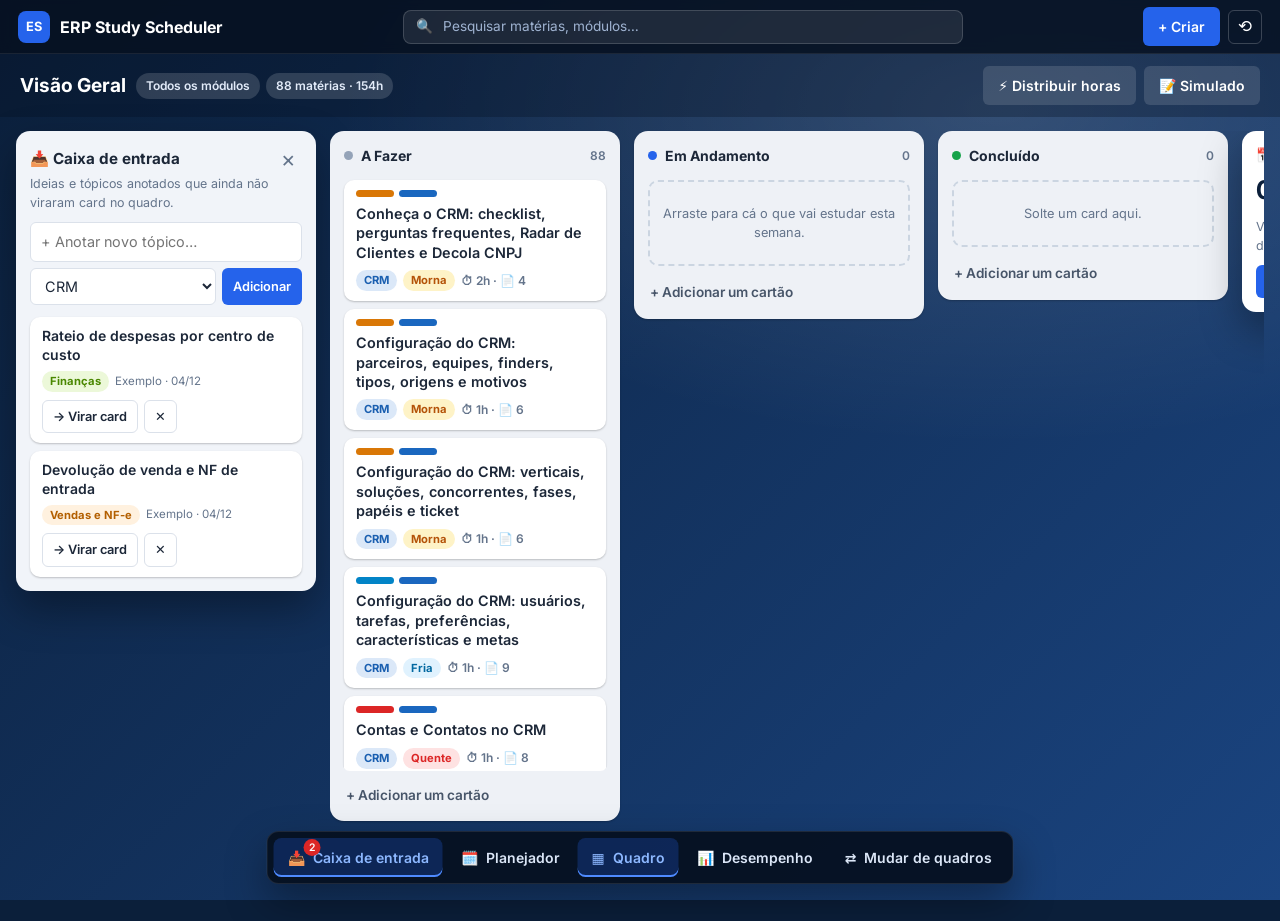
<file: index.html>
<!DOCTYPE html>
<html lang="pt-BR">
<head>
  <meta charset="UTF-8" />
  <meta name="viewport" content="width=device-width, initial-scale=1.0" />
  <meta name="description" content="ERP Study Scheduler — Kanban de estudos, planejador, simulados e desempenho por módulo, em Vanilla JS." />
  <title>ERP Study Scheduler</title>
  <link rel="preconnect" href="https://fonts.googleapis.com" />
  <link rel="preconnect" href="https://fonts.gstatic.com" crossorigin />
  <link href="https://fonts.googleapis.com/css2?family=Inter:wght@400;500;600;700&display=swap" rel="stylesheet" />
  <link rel="stylesheet" href="style.css" />
</head>
<body>
  <!-- ===== Barra superior ===== -->
  <header class="topbar">
    <div class="topbar__brand">
      <span class="logo" aria-hidden="true">ES</span>
      <span class="brand">ERP Study Scheduler</span>
    </div>
    <label class="search">
      <span class="sr-only">Pesquisar matérias</span>
      <span aria-hidden="true">🔍</span>
      <input type="search" id="search" placeholder="Pesquisar matérias, módulos…" autocomplete="off" />
    </label>
    <div class="topbar__actions">
      <button type="button" class="btn btn--primary" id="btn-create">+ Criar</button>
      <button type="button" class="icon-btn" id="btn-reset" title="Restaurar dados iniciais" aria-label="Restaurar dados iniciais">⟲</button>
    </div>
  </header>

  <!-- ===== Barra do quadro (título + ações da tela atual) ===== -->
  <div class="boardbar">
    <h1 class="boardbar__title" id="view-title">Quadro</h1>
    <div class="boardbar__chips" id="view-chips"></div>
    <div class="boardbar__actions" id="view-actions"></div>
  </div>

  <main class="app" id="app">
    <!-- ===== QUADRO (Kanban) ===== -->
    <section class="view view--board" id="view-quadro" data-view="quadro">
      <aside class="inbox" id="inbox" aria-labelledby="inbox-title">
        <header class="inbox__header">
          <h2 id="inbox-title">📥 Caixa de entrada</h2>
          <button type="button" class="icon-btn icon-btn--dark" id="inbox-close" aria-label="Fechar caixa de entrada">×</button>
        </header>
        <p class="inbox__sub">Ideias e tópicos anotados que ainda não viraram card no quadro.</p>
        <form class="inbox__form" id="inbox-form">
          <input type="text" id="inbox-text" class="input" placeholder="+ Anotar novo tópico…" maxlength="140" required />
          <div class="inbox__form-row">
            <select id="inbox-module" class="input" aria-label="Módulo do tópico"></select>
            <button type="submit" class="btn btn--primary btn--sm">Adicionar</button>
          </div>
        </form>
        <ul class="inbox__list" id="inbox-list"></ul>
      </aside>

      <div class="lists" id="lists" aria-label="Quadro Kanban de estudos">
        <div class="list" data-status="todo">
          <header class="list__header"><span class="dot dot--todo"></span><h2>A Fazer</h2><span class="list__count" data-count="todo">0</span></header>
          <div class="list__body" data-dropzone="todo"></div>
          <button type="button" class="list__add" data-add="todo">+ Adicionar um cartão</button>
        </div>
        <div class="list" data-status="doing">
          <header class="list__header"><span class="dot dot--doing"></span><h2>Em Andamento</h2><span class="list__count" data-count="doing">0</span></header>
          <div class="list__body" data-dropzone="doing"></div>
          <button type="button" class="list__add" data-add="doing">+ Adicionar um cartão</button>
        </div>
        <div class="list" data-status="done">
          <header class="list__header"><span class="dot dot--done"></span><h2>Concluído</h2><span class="list__count" data-count="done">0</span></header>
          <div class="list__body" data-dropzone="done"></div>
          <button type="button" class="list__add" data-add="done">+ Adicionar um cartão</button>
        </div>
        <aside class="week" id="week-widget" aria-label="Resumo da semana"></aside>
      </div>
    </section>

    <!-- ===== PLANEJADOR (agenda do mês) ===== -->
    <section class="view" id="view-planejador" data-view="planejador" hidden>
      <div class="panel calendar">
        <div class="calendar__head">
          <button type="button" class="nav-btn" id="cal-prev" aria-label="Mês anterior">‹</button>
          <button type="button" class="nav-btn" id="cal-next" aria-label="Próximo mês">›</button>
          <h2 id="cal-title"></h2>
          <button type="button" class="btn btn--light btn--sm" id="cal-today">Hoje</button>
        </div>
        <div class="calendar__grid" id="cal-grid"></div>
        <p class="calendar__hint">As horas aparecem depois de usar <strong>⚡ Distribuir horas</strong>. Clique num bloco para abrir o card.</p>
      </div>
    </section>

    <!-- ===== DESEMPENHO ===== -->
    <section class="view" id="view-desempenho" data-view="desempenho" hidden>
      <div class="perf">
        <div class="panel perf__matrix">
          <h2 class="panel__title">🎯 Matriz de conhecimento <small>Clique nas bolinhas para se autoavaliar (1 a 5)</small></h2>
          <div class="table-wrap"><table class="table" id="matrix"></table></div>
          <details class="scale-help">
            <summary>O que significa cada nível?</summary>
            <ol>
              <li><b>Não conhece</b>: desconhece o módulo.</li>
              <li><b>Básico</b>: tem uma noção básica.</li>
              <li><b>Intermediário</b>: conhece as principais funcionalidades e entende o comportamento.</li>
              <li><b>Avançado</b>: conhece o comportamento de praticamente todas as funcionalidades e os relatórios, e consegue ajudar em dúvidas.</li>
              <li><b>Referência</b>: além disso, acompanha as melhorias, analisa tickets do assunto e propaga conhecimento.</li>
            </ol>
          </details>
        </div>

        <div class="perf__side">
          <div class="panel">
            <h2 class="panel__title">📈 Quão preparado você está</h2>
            <div class="readiness" id="readiness"></div>
            <p class="muted small">Prontidão = 60% da nota das provas + 40% da autoavaliação. O nível 5 (Referência) também depende da sua autoavaliação, porque inclui coisas que uma prova não mede.</p>
          </div>
          <div class="panel">
            <h2 class="panel__title">💡 Dicas para evoluir</h2>
            <div id="tips"></div>
          </div>
        </div>

        <div class="panel perf__history">
          <h2 class="panel__title">📝 Simulados e provas <small id="history-count"></small></h2>
          <div class="table-wrap"><table class="table" id="history"></table></div>
        </div>

        <div class="panel perf__notes">
          <h2 class="panel__title">🗒️ Bloco de notas <small id="notes-count"></small></h2>
          <form class="notes__form" id="note-form">
            <textarea id="note-text" class="input" rows="2" placeholder="+ Nova anotação…" maxlength="600" required></textarea>
            <div class="inbox__form-row">
              <select id="note-module" class="input" aria-label="Módulo da anotação"></select>
              <button type="submit" class="btn btn--primary btn--sm">Salvar</button>
            </div>
          </form>
          <ul class="notes" id="notes"></ul>
        </div>
      </div>
    </section>

    <!-- ===== SIMULADO / PROVA ===== -->
    <section class="view" id="view-quiz" data-view="quiz" hidden>
      <div class="quiz" id="quiz"></div>
    </section>
  </main>

  <!-- ===== Barra de navegação inferior ===== -->
  <nav class="dock" aria-label="Navegação principal">
    <button type="button" class="dock__btn" data-nav="inbox"><span aria-hidden="true">📥</span><span class="dock__label">Caixa de entrada</span><span class="dock__short">Entrada</span><span class="dock__badge" id="inbox-badge" hidden></span></button>
    <button type="button" class="dock__btn" data-nav="planejador"><span aria-hidden="true">🗓️</span><span class="dock__label">Planejador</span><span class="dock__short">Planejador</span></button>
    <button type="button" class="dock__btn" data-nav="quadro"><span aria-hidden="true">▦</span><span class="dock__label">Quadro</span><span class="dock__short">Quadro</span></button>
    <button type="button" class="dock__btn" data-nav="desempenho"><span aria-hidden="true">📊</span><span class="dock__label">Desempenho</span><span class="dock__short">Desempenho</span></button>
    <button type="button" class="dock__btn" data-nav="boards" aria-haspopup="true" aria-expanded="false" id="btn-boards"><span aria-hidden="true">⇄</span><span class="dock__label">Mudar de quadros</span><span class="dock__short">Quadros</span></button>
  </nav>

  <!-- Menu "Mudar de quadros" -->
  <div class="switcher" id="switcher" hidden role="menu" aria-label="Mudar de quadro">
    <h3>Mudar de quadro</h3>
    <div id="switcher-list"></div>
  </div>

  <!-- ===== Painel lateral: Distribuir horas / Seu Plano Semanal ===== -->
  <div class="overlay" id="overlay" hidden></div>
  <aside class="drawer" id="plan-drawer" role="dialog" aria-modal="true" aria-labelledby="plan-title" aria-hidden="true">
    <header class="drawer__header">
      <div>
        <h2 class="drawer__title" id="plan-title">Seu Plano Semanal</h2>
        <p class="drawer__subtitle">Considera todos os cards em <strong>Em Andamento</strong>, de todos os quadros.</p>
      </div>
      <button type="button" class="drawer__close" id="plan-close" aria-label="Fechar painel">×</button>
    </header>
    <form class="drawer__form" id="plan-form" novalidate>
      <label for="plan-hours" class="label">Quantas horas você tem disponíveis esta semana?</label>
      <div class="field">
        <input type="number" id="plan-hours" class="input" min="1" max="168" step="1" placeholder="Ex.: 8" inputmode="numeric" />
        <span class="field__suffix">h</span>
      </div>
      <fieldset class="days">
        <legend class="label">Dias de estudo</legend>
        <div class="days__list" id="plan-days"></div>
      </fieldset>
      <div class="segmented" role="radiogroup" aria-label="Semana">
        <label><input type="radio" name="plan-week" value="0" checked /><span>Esta semana</span></label>
        <label><input type="radio" name="plan-week" value="1" /><span>Próxima semana</span></label>
      </div>
      <p class="field__error" id="plan-error" role="alert"></p>
      <button type="submit" class="btn btn--primary btn--block">Distribuir Horas</button>
    </form>
    <div class="drawer__result" id="plan-result"></div>
  </aside>

  <!-- ===== Diálogo: criar/editar card ===== -->
  <dialog class="modal modal--wide" id="card-modal" aria-labelledby="card-modal-title">
    <form method="dialog" id="card-form" class="modal__body">
      <h2 id="card-modal-title">Novo card</h2>
      <label class="label" for="card-title">Matéria</label>
      <input id="card-title" class="input" required maxlength="120" />
      <div class="grid-2">
        <div>
          <label class="label" for="card-module">Módulo</label>
          <select id="card-module" class="input"></select>
        </div>
        <div>
          <label class="label" for="card-hours">Horas necessárias</label>
          <input id="card-hours" class="input" type="number" min="1" max="200" step="1" required />
        </div>
        <div>
          <label class="label" for="card-temp">Prioridade</label>
          <select id="card-temp" class="input">
            <option value="hot">Alta · Quente</option>
            <option value="warm">Média · Morna</option>
            <option value="cold">Baixa · Fria</option>
          </select>
        </div>
        <div>
          <label class="label" for="card-status">Coluna</label>
          <select id="card-status" class="input">
            <option value="todo">A Fazer</option>
            <option value="doing">Em Andamento</option>
            <option value="done">Concluído</option>
          </select>
        </div>
      </div>
      <div class="material" id="card-material" hidden></div>
      <div class="modal__actions">
        <button type="button" class="btn btn--danger" id="card-delete">Excluir</button>
        <span class="spacer"></span>
        <button type="button" class="btn btn--light" value="cancel" id="card-cancel">Cancelar</button>
        <button type="submit" class="btn btn--primary" value="save">Salvar</button>
      </div>
    </form>
  </dialog>

  <!-- ===== Diálogo: iniciar simulado/prova ===== -->
  <dialog class="modal" id="quiz-modal" aria-labelledby="quiz-modal-title">
    <form method="dialog" id="quiz-form" class="modal__body">
      <h2 id="quiz-modal-title">Novo simulado ou prova</h2>
      <div class="choice" role="radiogroup" aria-label="Tipo">
        <label class="choice__item"><input type="radio" name="quiz-type" value="simulado" checked />
          <span><b>📝 Simulado do módulo</b><small>Mostra a resposta e a explicação na hora. Ideal para estudar.</small></span></label>
        <label class="choice__item"><input type="radio" name="quiz-type" value="prova" />
          <span><b>🧪 Prova do módulo</b><small>Sem ajuda durante a prova. O resultado aparece só no final.</small></span></label>
        <label class="choice__item"><input type="radio" name="quiz-type" value="final" />
          <span><b>🏁 Prova final (todos os módulos)</b><small>Para o fim dos estudos: questões de todos os módulos, com nota por módulo.</small></span></label>
      </div>
      <div id="quiz-module-wrap">
        <label class="label" for="quiz-module">Módulo</label>
        <select id="quiz-module" class="input"></select>
      </div>
      <p class="muted small" id="quiz-info"></p>
      <div class="modal__actions">
        <span class="spacer"></span>
        <button type="button" class="btn btn--light" id="quiz-cancel">Cancelar</button>
        <button type="submit" class="btn btn--primary">Começar</button>
      </div>
    </form>
  </dialog>

  <!-- Template do card do quadro -->
  <template id="card-template">
    <article class="card" draggable="true" tabindex="0">
      <div class="card__labels"><i class="card__label card__label--temp"></i><i class="card__label card__label--mod"></i></div>
      <h3 class="card__title"></h3>
      <div class="card__meta">
        <span class="tag card__module"></span>
        <span class="tag card__temp"></span>
        <span class="card__hours"></span>
      </div>
      <div class="card__plan" hidden>
        <span class="card__plan-text"></span>
        <div class="bar"><b></b></div>
      </div>
      <div class="card__moves">
        <button type="button" class="card__move" data-dir="-1" aria-label="Mover para a coluna anterior">◀</button>
        <button type="button" class="card__move" data-dir="1" aria-label="Mover para a próxima coluna">▶</button>
      </div>
    </article>
  </template>

  <div class="toast" id="toast" role="status" aria-live="polite"></div>

  <script src="conteudo.js"></script>
  <script src="questoes.js"></script>
  <script src="data.js"></script>
  <script src="app.js"></script>
</body>
</html>
</file>
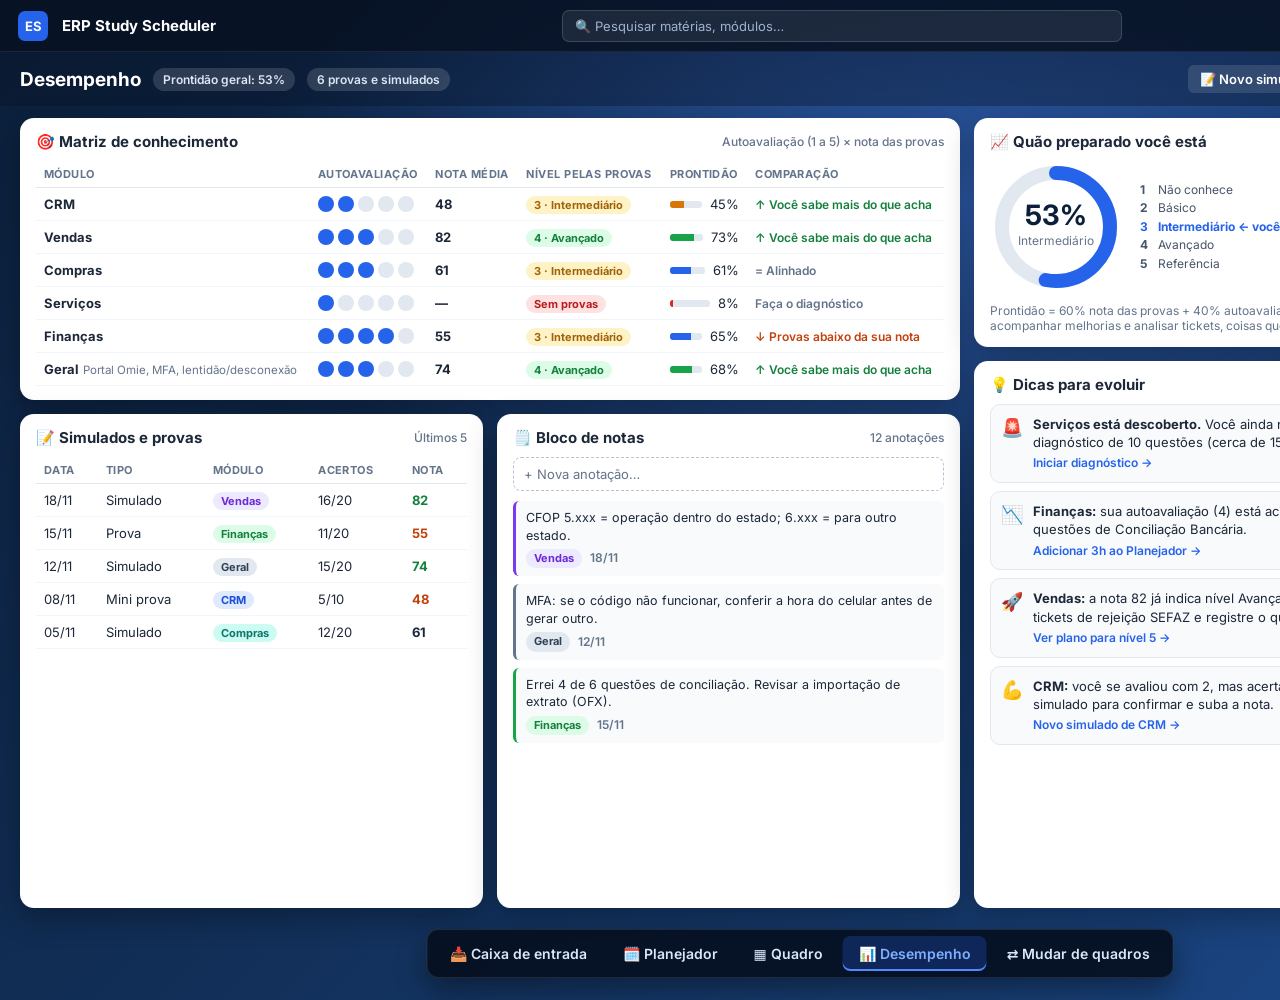
<file: mockups/desempenho.html>
<!doctype html><html lang="pt-BR"><head><meta charset="utf-8"><link href="https://fonts.googleapis.com/css2?family=Inter:wght@400;500;600;700&display=swap" rel="stylesheet"><link rel="stylesheet" href="common.css">
<style>
body{height:1000px}
.g{position:absolute;left:20px;right:20px;top:118px;bottom:92px;display:grid;grid-template-columns:1.55fr 1fr;grid-template-rows:auto 1fr;gap:14px}
.p{background:#fff;border-radius:14px;box-shadow:0 10px 30px rgba(0,0,0,.3);padding:14px 16px;overflow:hidden}
.p h2{font-size:15px;font-weight:700;display:flex;align-items:center;gap:8px;margin-bottom:10px}
.p h2 small{margin-left:auto;font-size:12px;color:#64748b;font-weight:500}
table{width:100%;border-collapse:collapse;font-size:13px}
th{text-align:left;font-size:11px;text-transform:uppercase;letter-spacing:.04em;color:#64748b;padding:6px 8px;border-bottom:1px solid #e2e8f0}
td{padding:8px;border-bottom:1px solid #f1f5f9;vertical-align:middle}
td b{font-weight:700}
.dots{display:flex;gap:4px}.dots i{width:16px;height:16px;border-radius:50%;background:#e2e8f0;display:block}.dots i.f{background:#2563eb}
.lvl{font-size:11px;font-weight:700;padding:2px 8px;border-radius:999px;background:#eef1f6;color:#334155}
.l1{background:#fee2e2;color:#b91c1c}.l2{background:#ffedd5;color:#c2410c}.l3{background:#fef3c7;color:#a16207}.l4{background:#dcfce7;color:#15803d}.l5{background:#e0eaff;color:#1d4ed8}
.pbar{display:flex;align-items:center;gap:8px}.pbar .bar{flex:1;margin:0;height:7px}
.gap{font-size:12px;font-weight:600}
.up{color:#15803d}.down{color:#c2410c}.eq{color:#64748b}
.ring{display:flex;gap:18px;align-items:center}
.ring svg{flex-shrink:0}
.scale{font-size:12px;color:#475569;line-height:1.55}
.scale b{display:inline-block;width:18px}
.tip{display:flex;gap:10px;padding:10px;border-radius:10px;background:#f8fafc;border:1px solid #e2e8f0;margin-bottom:8px;font-size:13px;line-height:1.4}
.tip .ic{font-size:18px}
.tip a{color:#2563eb;font-weight:600;font-size:12px;display:inline-block;margin-top:4px}
.right{display:flex;flex-direction:column;gap:14px;grid-row:1 / span 2;grid-column:2}
.bottom{display:grid;grid-template-columns:1fr 1fr;gap:14px;grid-column:1}
.note{border-left:3px solid #2563eb;background:#f8fafc;border-radius:6px;padding:8px 10px;margin-bottom:8px;font-size:12.5px;line-height:1.4}
.note .meta{margin-top:5px}
.nadd{border:1px dashed #b8c4d6;border-radius:8px;padding:8px 10px;font-size:13px;color:#64748b;margin-bottom:10px}
.sc{font-weight:700}
</style></head><body>
<div class="top"><div class="logo">ES</div><div class="brand">ERP Study Scheduler</div><div class="search">🔍 Pesquisar matérias, módulos…</div><div class="btnc">+ Criar</div><div class="av">GR</div></div>
<div class="boardbar"><h1>Desempenho</h1><span class="chip">Prontidão geral: 53%</span><span class="chip">6 provas e simulados</span><div class="sp"></div><span class="ghost">📝 Novo simulado</span><span class="ghost">🧪 Prova completa</span><span class="ghost">⬇ Exportar</span></div>
<div class="g">
 <div class="p">
  <h2>🎯 Matriz de conhecimento <small>Autoavaliação (1 a 5) × nota das provas</small></h2>
  <table>
   <tr><th>Módulo</th><th>Autoavaliação</th><th>Nota média</th><th>Nível pelas provas</th><th>Prontidão</th><th>Comparação</th></tr>
   <tr><td><b>CRM</b></td><td><div class="dots"><i class="f"></i><i class="f"></i><i></i><i></i><i></i></div></td><td class="sc">48</td><td><span class="lvl l3">3 · Intermediário</span></td><td><div class="pbar"><div class="bar"><b style="width:45%;background:#d97706"></b></div>45%</div></td><td class="gap up">↑ Você sabe mais do que acha</td></tr>
   <tr><td><b>Vendas</b></td><td><div class="dots"><i class="f"></i><i class="f"></i><i class="f"></i><i></i><i></i></div></td><td class="sc">82</td><td><span class="lvl l4">4 · Avançado</span></td><td><div class="pbar"><div class="bar"><b style="width:73%;background:#16a34a"></b></div>73%</div></td><td class="gap up">↑ Você sabe mais do que acha</td></tr>
   <tr><td><b>Compras</b></td><td><div class="dots"><i class="f"></i><i class="f"></i><i class="f"></i><i></i><i></i></div></td><td class="sc">61</td><td><span class="lvl l3">3 · Intermediário</span></td><td><div class="pbar"><div class="bar"><b style="width:61%;background:#2563eb"></b></div>61%</div></td><td class="gap eq">= Alinhado</td></tr>
   <tr><td><b>Serviços</b></td><td><div class="dots"><i class="f"></i><i></i><i></i><i></i><i></i></div></td><td class="sc">—</td><td><span class="lvl l1">Sem provas</span></td><td><div class="pbar"><div class="bar"><b style="width:8%;background:#dc2626"></b></div>8%</div></td><td class="gap eq">Faça o diagnóstico</td></tr>
   <tr><td><b>Finanças</b></td><td><div class="dots"><i class="f"></i><i class="f"></i><i class="f"></i><i class="f"></i><i></i></div></td><td class="sc">55</td><td><span class="lvl l3">3 · Intermediário</span></td><td><div class="pbar"><div class="bar"><b style="width:65%;background:#2563eb"></b></div>65%</div></td><td class="gap down">↓ Provas abaixo da sua nota</td></tr>
   <tr><td><b>Geral</b> <span style="color:#64748b;font-size:11.5px">Portal Omie, MFA, lentidão/desconexão</span></td><td><div class="dots"><i class="f"></i><i class="f"></i><i class="f"></i><i></i><i></i></div></td><td class="sc">74</td><td><span class="lvl l4">4 · Avançado</span></td><td><div class="pbar"><div class="bar"><b style="width:68%;background:#16a34a"></b></div>68%</div></td><td class="gap up">↑ Você sabe mais do que acha</td></tr>
  </table>
 </div>
 <div class="bottom">
  <div class="p"><h2>📝 Simulados e provas <small>Últimos 5</small></h2>
   <table>
    <tr><th>Data</th><th>Tipo</th><th>Módulo</th><th>Acertos</th><th>Nota</th></tr>
    <tr><td>18/11</td><td>Simulado</td><td><span class="tag m-v">Vendas</span></td><td>16/20</td><td class="sc" style="color:#15803d">82</td></tr>
    <tr><td>15/11</td><td>Prova</td><td><span class="tag m-f">Finanças</span></td><td>11/20</td><td class="sc" style="color:#c2410c">55</td></tr>
    <tr><td>12/11</td><td>Simulado</td><td><span class="tag" style="background:#e2e8f0;color:#334155">Geral</span></td><td>15/20</td><td class="sc" style="color:#15803d">74</td></tr>
    <tr><td>08/11</td><td>Mini prova</td><td><span class="tag" style="background:#e0eaff;color:#1d4ed8">CRM</span></td><td>5/10</td><td class="sc" style="color:#c2410c">48</td></tr>
    <tr><td>05/11</td><td>Simulado</td><td><span class="tag m-e">Compras</span></td><td>12/20</td><td class="sc">61</td></tr>
   </table></div>
  <div class="p"><h2>🗒️ Bloco de notas <small>12 anotações</small></h2>
   <div class="nadd">+ Nova anotação…</div>
   <div class="note" style="border-color:#7c3aed">CFOP 5.xxx = operação dentro do estado; 6.xxx = para outro estado.<div class="meta"><span class="tag m-v">Vendas</span><span>18/11</span></div></div>
   <div class="note" style="border-color:#64748b">MFA: se o código não funcionar, conferir a hora do celular antes de gerar outro.<div class="meta"><span class="tag" style="background:#e2e8f0;color:#334155">Geral</span><span>12/11</span></div></div>
   <div class="note" style="border-color:#16a34a">Errei 4 de 6 questões de conciliação. Revisar a importação de extrato (OFX).<div class="meta"><span class="tag m-f">Finanças</span><span>15/11</span></div></div>
  </div>
 </div>
 <div class="right">
  <div class="p"><h2>📈 Quão preparado você está</h2>
   <div class="ring">
    <svg width="132" height="132" viewBox="0 0 132 132"><circle cx="66" cy="66" r="54" fill="none" stroke="#e2e8f0" stroke-width="14"/><circle cx="66" cy="66" r="54" fill="none" stroke="#2563eb" stroke-width="14" stroke-linecap="round" stroke-dasharray="339.3" stroke-dashoffset="159.5" transform="rotate(-90 66 66)"/><text x="66" y="64" text-anchor="middle" font-size="28" font-weight="700" fill="#0b1f3a" font-family="Inter">53%</text><text x="66" y="84" text-anchor="middle" font-size="12" fill="#64748b" font-family="Inter">Intermediário</text></svg>
    <div class="scale"><b>1</b>Não conhece<br><b>2</b>Básico<br><b style="color:#2563eb">3</b><span style="color:#2563eb;font-weight:700">Intermediário ← você</span><br><b>4</b>Avançado<br><b>5</b>Referência</div>
   </div>
   <p style="font-size:12px;color:#64748b;margin-top:10px">Prontidão = 60% nota das provas + 40% autoavaliação. O nível 5 (Referência) também pede acompanhar melhorias e analisar tickets, coisas que uma prova não mede.</p>
  </div>
  <div class="p" style="flex:1"><h2>💡 Dicas para evoluir</h2>
   <div class="tip"><span class="ic">🚨</span><div><b>Serviços está descoberto.</b> Você ainda não fez nenhuma prova. Comece pelo diagnóstico de 10 questões (cerca de 15 min).<br><a>Iniciar diagnóstico →</a></div></div>
   <div class="tip"><span class="ic">📉</span><div><b>Finanças:</b> sua autoavaliação (4) está acima das provas (55). Você errou 4 de 6 questões de Conciliação Bancária.<br><a>Adicionar 3h ao Planejador →</a></div></div>
   <div class="tip"><span class="ic">🚀</span><div><b>Vendas:</b> a nota 82 já indica nível Avançado. Para chegar a Referência, analise tickets de rejeição SEFAZ e registre o que aprendeu no bloco de notas.<br><a>Ver plano para nível 5 →</a></div></div>
   <div class="tip"><span class="ic">💪</span><div><b>CRM:</b> você se avaliou com 2, mas acerta como Intermediário. Faça mais um simulado para confirmar e suba a nota.<br><a>Novo simulado de CRM →</a></div></div>
  </div>
 </div>
</div>
<div class="dock"><div>📥 Caixa de entrada</div><div>🗓️ Planejador</div><div>▦ Quadro</div><div class="on">📊 Desempenho</div><div>⇄ Mudar de quadros</div></div>
</body></html>
</file>
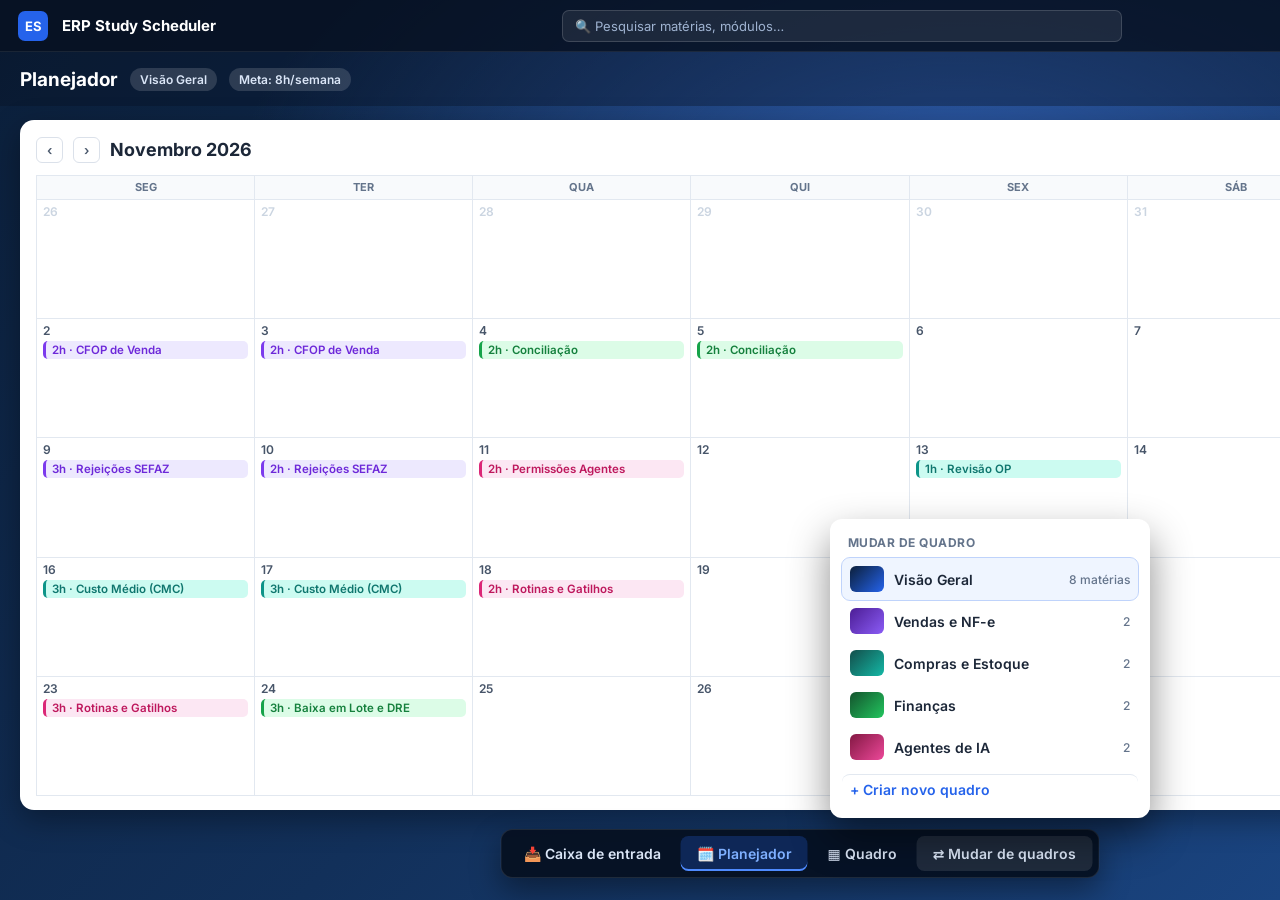
<file: mockups/planejador.html>
<!doctype html><html lang="pt-BR"><head><meta charset="utf-8"><link href="https://fonts.googleapis.com/css2?family=Inter:wght@400;500;600;700&display=swap" rel="stylesheet"><link rel="stylesheet" href="common.css">
<style>
.cal{position:absolute;left:20px;right:20px;top:120px;bottom:90px;background:#fff;border-radius:14px;box-shadow:0 10px 30px rgba(0,0,0,.35);padding:14px 16px;display:flex;flex-direction:column}
.ch{display:flex;align-items:center;gap:10px;margin-bottom:10px}.ch h2{font-size:18px;font-weight:700}
.seg{display:flex;background:#eef1f6;border-radius:8px;padding:3px;margin-left:auto}.seg span{font-size:12px;font-weight:600;padding:5px 12px;border-radius:6px;color:#475569}.seg .on{background:#fff;color:#1a4480;box-shadow:0 1px 2px rgba(0,0,0,.15)}
.nav{font-size:13px;font-weight:600;color:#475569;border:1px solid #dbe1ea;border-radius:6px;padding:4px 10px}
.grid{flex:1;display:grid;grid-template-columns:repeat(7,1fr);grid-template-rows:24px repeat(5,1fr);border-top:1px solid #e2e8f0;border-left:1px solid #e2e8f0}
.grid>div{border-right:1px solid #e2e8f0;border-bottom:1px solid #e2e8f0;padding:4px 6px;font-size:12px;overflow:hidden}
.dh{font-weight:700;color:#64748b;text-transform:uppercase;font-size:11px!important;text-align:center;background:#f8fafc}
.n{font-weight:600;color:#475569;margin-bottom:3px;display:block}.out .n{color:#cbd5e1}
.today{background:#eff5ff}.today .n{background:#2563eb;color:#fff;border-radius:50%;width:22px;height:22px;display:grid;place-items:center}
.ev{display:block;border-radius:5px;padding:2px 6px;margin-bottom:3px;font-weight:600;font-size:11.5px;white-space:nowrap;overflow:hidden;text-overflow:ellipsis;border-left:3px solid}
.e1{background:#ccfbf1;color:#0f766e;border-color:#0d9488}.e2{background:#fce7f3;color:#be185d;border-color:#db2777}.e3{background:#dcfce7;color:#15803d;border-color:#16a34a}.e4{background:#ede9fe;color:#6d28d9;border-color:#7c3aed}
.free{color:#94a3b8;font-style:italic}
.switch{position:absolute;left:50%;bottom:82px;transform:translateX(30px);width:320px;background:#fff;border-radius:12px;box-shadow:0 18px 40px rgba(0,0,0,.45);padding:12px;z-index:5}
.switch h4{font-size:12px;text-transform:uppercase;color:#64748b;letter-spacing:.04em;margin:4px 6px 8px}
.bi{display:flex;align-items:center;gap:10px;padding:8px;border-radius:8px;font-size:14px;font-weight:600}
.bi .sw{width:34px;height:26px;border-radius:6px}
.bi small{margin-left:auto;color:#64748b;font-weight:500;font-size:12px}
.bi.on{background:#eff5ff;outline:1px solid #bfd3fb}
.nb{border-top:1px solid #e2e8f0;margin-top:6px;padding-top:6px;color:#2563eb}
</style></head><body>
<div class="top"><div class="logo">ES</div><div class="brand">ERP Study Scheduler</div><div class="search">🔍 Pesquisar matérias, módulos…</div><div class="btnc">+ Criar</div><div class="av">GR</div></div>
<div class="boardbar"><h1>Planejador</h1><span class="chip">Visão Geral</span><span class="chip">Meta: 8h/semana</span><div class="sp"></div><span class="ghost">⚡ Redistribuir horas</span><span class="ghost">Hoje</span></div>
<div class="cal">
 <div class="ch"><span class="nav">‹</span><span class="nav">›</span><h2>Novembro 2026</h2><div class="seg"><span>Dia</span><span>Semana</span><span class="on">Mês</span></div></div>
 <div class="grid">
  <div class="dh">Seg</div><div class="dh">Ter</div><div class="dh">Qua</div><div class="dh">Qui</div><div class="dh">Sex</div><div class="dh">Sáb</div><div class="dh">Dom</div>
  <div class="out"><span class="n">26</span></div><div class="out"><span class="n">27</span></div><div class="out"><span class="n">28</span></div><div class="out"><span class="n">29</span></div><div class="out"><span class="n">30</span></div><div class="out"><span class="n">31</span></div><div><span class="n">1</span></div>
  <div><span class="n">2</span><span class="ev e4">2h · CFOP de Venda</span></div><div><span class="n">3</span><span class="ev e4">2h · CFOP de Venda</span></div><div><span class="n">4</span><span class="ev e3">2h · Conciliação</span></div><div><span class="n">5</span><span class="ev e3">2h · Conciliação</span></div><div><span class="n">6</span></div><div><span class="n">7</span></div><div><span class="n">8</span></div>
  <div><span class="n">9</span><span class="ev e4">3h · Rejeições SEFAZ</span></div><div><span class="n">10</span><span class="ev e4">2h · Rejeições SEFAZ</span></div><div><span class="n">11</span><span class="ev e2">2h · Permissões Agentes</span></div><div><span class="n">12</span></div><div><span class="n">13</span><span class="ev e1">1h · Revisão OP</span></div><div><span class="n">14</span></div><div><span class="n">15</span></div>
  <div><span class="n">16</span><span class="ev e1">3h · Custo Médio (CMC)</span></div><div><span class="n">17</span><span class="ev e1">3h · Custo Médio (CMC)</span></div><div><span class="n">18</span><span class="ev e2">2h · Rotinas e Gatilhos</span></div><div><span class="n">19</span></div><div class="today"><span class="n">20</span><span class="free">Livre</span></div><div><span class="n">21</span></div><div><span class="n">22</span></div>
  <div><span class="n">23</span><span class="ev e2">3h · Rotinas e Gatilhos</span></div><div><span class="n">24</span><span class="ev e3">3h · Baixa em Lote e DRE</span></div><div><span class="n">25</span></div><div><span class="n">26</span></div><div><span class="n">27</span></div><div><span class="n">28</span></div><div><span class="n">29</span></div>
 </div>
</div>
<div class="switch"><h4>Mudar de quadro</h4>
 <div class="bi on"><span class="sw" style="background:linear-gradient(135deg,#0b1f3a,#2563eb)"></span>Visão Geral<small>8 matérias</small></div>
 <div class="bi"><span class="sw" style="background:linear-gradient(135deg,#4c1d95,#8b5cf6)"></span>Vendas e NF-e<small>2</small></div>
 <div class="bi"><span class="sw" style="background:linear-gradient(135deg,#134e4a,#14b8a6)"></span>Compras e Estoque<small>2</small></div>
 <div class="bi"><span class="sw" style="background:linear-gradient(135deg,#14532d,#22c55e)"></span>Finanças<small>2</small></div>
 <div class="bi"><span class="sw" style="background:linear-gradient(135deg,#831843,#ec4899)"></span>Agentes de IA<small>2</small></div>
 <div class="bi nb">+ Criar novo quadro</div>
</div>
<div class="dock"><div>📥 Caixa de entrada</div><div class="on">🗓️ Planejador</div><div>▦ Quadro</div><div style="background:rgba(255,255,255,.1)">⇄ Mudar de quadros</div></div>
</body></html>
</file>
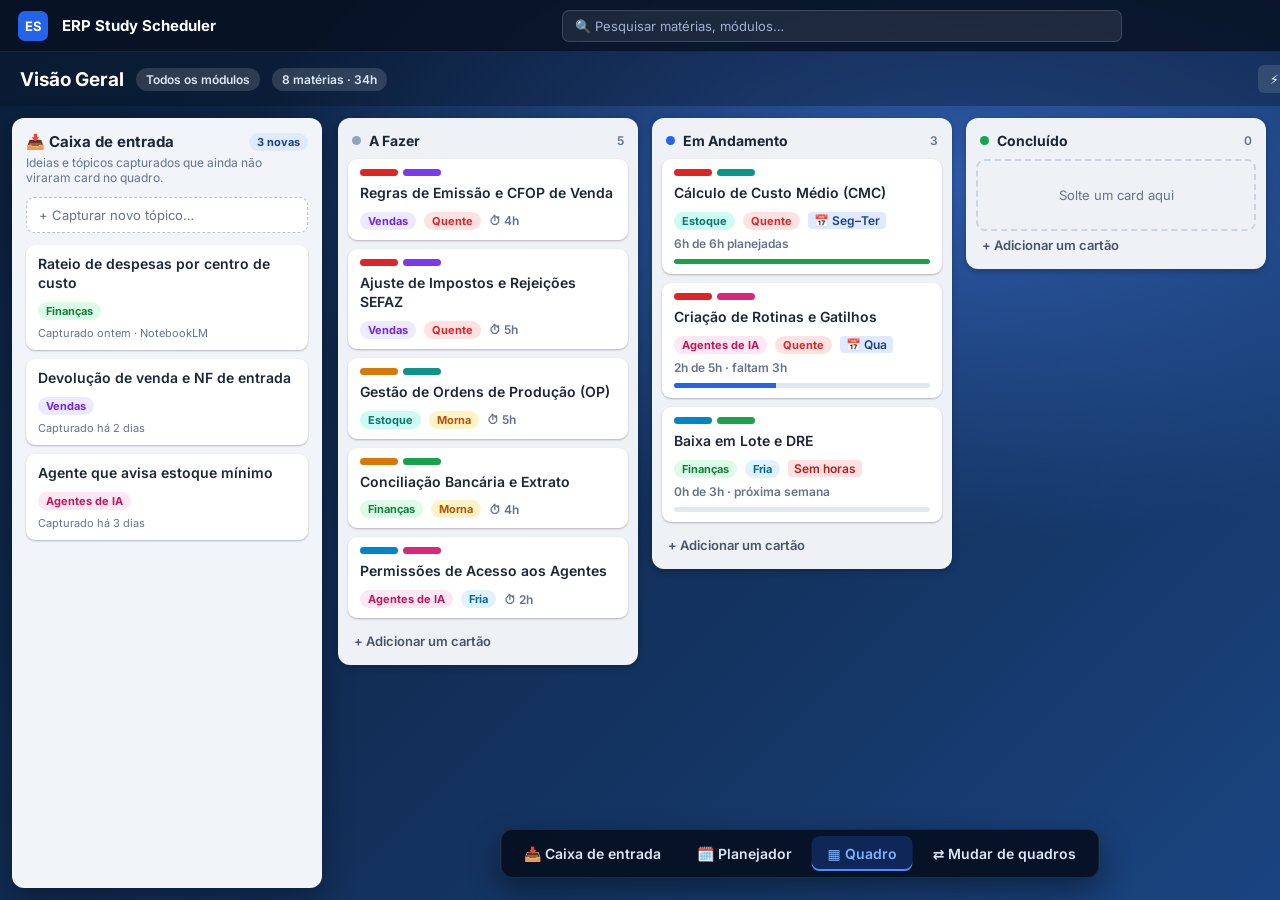
<file: mockups/quadro.html>
<!doctype html><html lang="pt-BR"><head><meta charset="utf-8"><link href="https://fonts.googleapis.com/css2?family=Inter:wght@400;500;600;700&display=swap" rel="stylesheet"><link rel="stylesheet" href="common.css">
<style>
.wrap{display:flex;height:calc(100% - 106px)}
.inbox{width:310px;background:#f1f4f9;margin:12px 0 12px 12px;border-radius:12px;padding:14px;box-shadow:0 10px 30px rgba(0,0,0,.35);overflow:hidden}
.inbox h2{font-size:15px;font-weight:700;display:flex;justify-content:space-between;align-items:center}
.inbox p.sub{font-size:12px;color:#64748b;margin:4px 0 12px}
.add{background:#fff;border:1px dashed #b8c4d6;border-radius:8px;padding:9px 12px;font-size:13px;color:#64748b;margin-bottom:12px}
.src{font-size:11px;color:#64748b;margin-top:6px}
.lists{display:flex;gap:14px;padding:12px 16px;align-items:flex-start}
.list{width:300px;background:#eef1f6;border-radius:12px;padding:10px;box-shadow:0 2px 6px rgba(0,0,0,.25)}
.lh{display:flex;align-items:center;gap:8px;font-size:14px;font-weight:700;padding:4px 4px 10px}
.lh .n{margin-left:auto;font-size:12px;color:#64748b;font-weight:600}
.lh .d{width:9px;height:9px;border-radius:50%}
.addc{font-size:13px;color:#475569;padding:6px 6px;font-weight:600}
.ghostl{width:260px;background:rgba(255,255,255,.12);border-radius:12px;padding:12px;color:#e2e8f0;font-weight:600;font-size:14px}
.week{position:absolute;right:20px;top:118px;width:250px;background:#fff;border-radius:12px;padding:14px;box-shadow:0 10px 30px rgba(0,0,0,.35)}
.week h4{font-size:13px;font-weight:700;margin-bottom:8px}
.week .big{font-size:24px;font-weight:700;color:#0b1f3a}
.week small{font-size:12px;color:#64748b}
</style></head><body>
<div class="top"><div class="logo">ES</div><div class="brand">ERP Study Scheduler</div><div class="search">🔍 Pesquisar matérias, módulos…</div><div class="btnc">+ Criar</div><div class="av">GR</div></div>
<div class="boardbar"><h1>Visão Geral</h1><span class="chip">Todos os módulos</span><span class="chip">8 matérias · 34h</span><div class="sp"></div><span class="ghost">⚡ Distribuir horas</span><span class="ghost">Filtros</span><span class="ghost">Compartilhar</span></div>
<div class="wrap">
 <div class="inbox">
  <h2>📥 Caixa de entrada <span class="tag m-v" style="background:#e0eaff;color:#1a4480">3 novas</span></h2>
  <p class="sub">Ideias e tópicos capturados que ainda não viraram card no quadro.</p>
  <div class="add">+ Capturar novo tópico…</div>
  <div class="card"><h3>Rateio de despesas por centro de custo</h3><div class="meta"><span class="tag m-f">Finanças</span></div><div class="src">Capturado ontem · NotebookLM</div></div>
  <div class="card"><h3>Devolução de venda e NF de entrada</h3><div class="meta"><span class="tag m-v">Vendas</span></div><div class="src">Capturado há 2 dias</div></div>
  <div class="card"><h3>Agente que avisa estoque mínimo</h3><div class="meta"><span class="tag m-i">Agentes de IA</span></div><div class="src">Capturado há 3 dias</div></div>
 </div>
 <div class="lists">
  <div class="list"><div class="lh"><span class="d" style="background:#94a3b8"></span>A Fazer<span class="n">5</span></div>
   <div class="card"><div class="lbls"><i style="background:#dc2626"></i><i style="background:#7c3aed"></i></div><h3>Regras de Emissão e CFOP de Venda</h3><div class="meta"><span class="tag m-v">Vendas</span><span class="tag hot">Quente</span><span>⏱ 4h</span></div></div>
   <div class="card"><div class="lbls"><i style="background:#dc2626"></i><i style="background:#7c3aed"></i></div><h3>Ajuste de Impostos e Rejeições SEFAZ</h3><div class="meta"><span class="tag m-v">Vendas</span><span class="tag hot">Quente</span><span>⏱ 5h</span></div></div>
   <div class="card"><div class="lbls"><i style="background:#d97706"></i><i style="background:#0d9488"></i></div><h3>Gestão de Ordens de Produção (OP)</h3><div class="meta"><span class="tag m-e">Estoque</span><span class="tag warm">Morna</span><span>⏱ 5h</span></div></div>
   <div class="card"><div class="lbls"><i style="background:#d97706"></i><i style="background:#16a34a"></i></div><h3>Conciliação Bancária e Extrato</h3><div class="meta"><span class="tag m-f">Finanças</span><span class="tag warm">Morna</span><span>⏱ 4h</span></div></div>
   <div class="card"><div class="lbls"><i style="background:#0284c7"></i><i style="background:#db2777"></i></div><h3>Permissões de Acesso aos Agentes</h3><div class="meta"><span class="tag m-i">Agentes de IA</span><span class="tag cold">Fria</span><span>⏱ 2h</span></div></div>
   <div class="addc">+ Adicionar um cartão</div></div>
  <div class="list"><div class="lh"><span class="d" style="background:#2563eb"></span>Em Andamento<span class="n">3</span></div>
   <div class="card"><div class="lbls"><i style="background:#dc2626"></i><i style="background:#0d9488"></i></div><h3>Cálculo de Custo Médio (CMC)</h3><div class="meta"><span class="tag m-e">Estoque</span><span class="tag hot">Quente</span><span class="date ok">📅 Seg–Ter</span></div><div class="meta" style="margin-top:6px">6h de 6h planejadas</div><div class="bar"><b style="width:100%;background:#16a34a"></b></div></div>
   <div class="card"><div class="lbls"><i style="background:#dc2626"></i><i style="background:#db2777"></i></div><h3>Criação de Rotinas e Gatilhos</h3><div class="meta"><span class="tag m-i">Agentes de IA</span><span class="tag hot">Quente</span><span class="date ok">📅 Qua</span></div><div class="meta" style="margin-top:6px">2h de 5h · faltam 3h</div><div class="bar"><b style="width:40%"></b></div></div>
   <div class="card"><div class="lbls"><i style="background:#0284c7"></i><i style="background:#16a34a"></i></div><h3>Baixa em Lote e DRE</h3><div class="meta"><span class="tag m-f">Finanças</span><span class="tag cold">Fria</span><span class="date">Sem horas</span></div><div class="meta" style="margin-top:6px">0h de 3h · próxima semana</div><div class="bar"><b style="width:0"></b></div></div>
   <div class="addc">+ Adicionar um cartão</div></div>
  <div class="list"><div class="lh"><span class="d" style="background:#16a34a"></span>Concluído<span class="n">0</span></div>
   <div style="border:2px dashed #cbd5e1;border-radius:9px;padding:26px 10px;text-align:center;color:#64748b;font-size:13px">Solte um card aqui</div>
   <div class="addc">+ Adicionar um cartão</div></div>
 </div>
</div>
<div class="week"><h4>📅 Esta semana</h4><div class="big">8h <small>de 8h alocadas</small></div><div class="bar"><b style="width:100%"></b></div><small style="display:block;margin-top:8px">Faltam 6h nas matérias em andamento → próxima semana</small></div>
<div class="dock"><div>📥 Caixa de entrada</div><div>🗓️ Planejador</div><div class="on">▦ Quadro</div><div>⇄ Mudar de quadros</div></div>
</body></html>
</file>
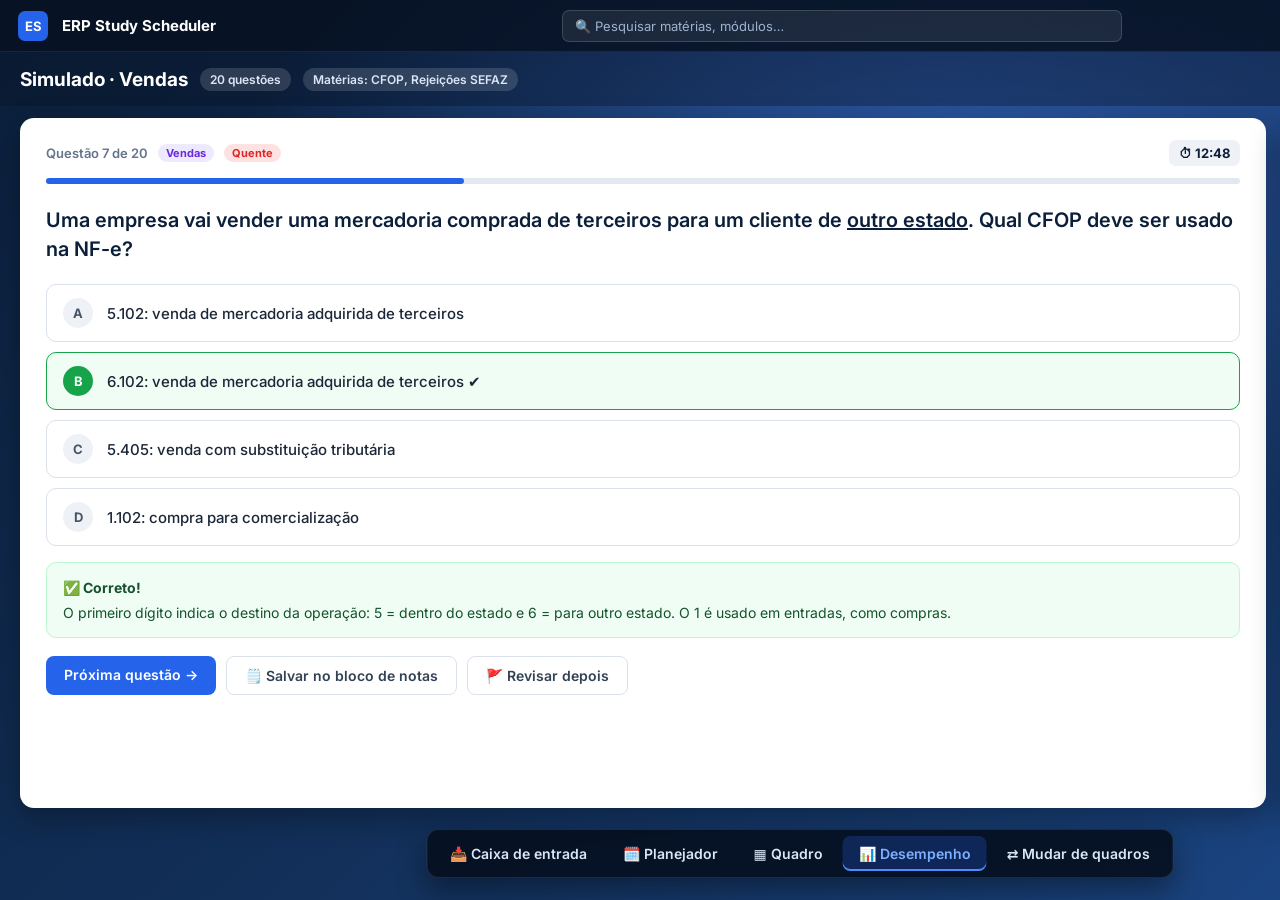
<file: mockups/simulado.html>
<!doctype html><html lang="pt-BR"><head><meta charset="utf-8"><link href="https://fonts.googleapis.com/css2?family=Inter:wght@400;500;600;700&display=swap" rel="stylesheet"><link rel="stylesheet" href="common.css">
<style>
.wrap{position:absolute;left:20px;right:20px;top:118px;bottom:92px;display:grid;grid-template-columns:1fr 300px;gap:14px}
.p{background:#fff;border-radius:14px;box-shadow:0 10px 30px rgba(0,0,0,.3);padding:22px 26px}
.qh{display:flex;align-items:center;gap:10px;font-size:13px;color:#64748b;font-weight:600}
.qh .timer{margin-left:auto;background:#eef1f6;color:#0b1f3a;padding:5px 10px;border-radius:7px;font-weight:700}
.prog{height:6px;background:#e2e8f0;border-radius:3px;margin:12px 0 22px}.prog b{display:block;height:100%;width:35%;background:#2563eb;border-radius:3px}
.q{font-size:20px;font-weight:600;line-height:1.45;color:#0b1f3a;margin-bottom:20px}
.opt{display:flex;gap:14px;align-items:center;border:1.5px solid #dbe1ea;border-radius:10px;padding:13px 16px;margin-bottom:10px;font-size:15px;font-weight:500}
.opt .k{width:30px;height:30px;border-radius:50%;background:#eef1f6;display:grid;place-items:center;font-weight:700;font-size:13px;color:#475569}
.opt.ok{border-color:#16a34a;background:#f0fdf4}.opt.ok .k{background:#16a34a;color:#fff}
.fb{margin-top:16px;border-radius:10px;background:#f0fdf4;border:1px solid #bbf7d0;padding:14px 16px;font-size:14px;line-height:1.5;color:#14532d}
.fb b{display:block;margin-bottom:4px}
.act{display:flex;gap:10px;margin-top:18px}
.b1{background:#2563eb;color:#fff;border-radius:8px;padding:10px 18px;font-weight:600;font-size:14px}
.b2{border:1px solid #dbe1ea;border-radius:8px;padding:10px 18px;font-weight:600;font-size:14px;color:#334155}
.side h3{font-size:14px;font-weight:700;margin-bottom:10px}
.nums{display:grid;grid-template-columns:repeat(5,1fr);gap:8px;margin-bottom:18px}
.nums span{height:38px;border-radius:8px;display:grid;place-items:center;font-weight:700;font-size:13px;background:#eef1f6;color:#475569}
.nums .c{background:#dcfce7;color:#15803d}.nums .w{background:#fee2e2;color:#b91c1c}.nums .cur{outline:2px solid #2563eb;background:#fff;color:#2563eb}
.kv{display:flex;justify-content:space-between;font-size:13px;padding:7px 0;border-bottom:1px solid #f1f5f9}
.kv b{font-weight:700}
</style></head><body>
<div class="top"><div class="logo">ES</div><div class="brand">ERP Study Scheduler</div><div class="search">🔍 Pesquisar matérias, módulos…</div><div class="btnc">+ Criar</div><div class="av">GR</div></div>
<div class="boardbar"><h1>Simulado · Vendas</h1><span class="chip">20 questões</span><span class="chip">Matérias: CFOP, Rejeições SEFAZ</span><div class="sp"></div><span class="ghost">Pausar</span><span class="ghost">Encerrar</span></div>
<div class="wrap">
 <div class="p">
  <div class="qh"><span>Questão 7 de 20</span><span class="tag m-v">Vendas</span><span class="tag hot">Quente</span><span class="timer">⏱ 12:48</span></div>
  <div class="prog"><b></b></div>
  <div class="q">Uma empresa vai vender uma mercadoria comprada de terceiros para um cliente de <u>outro estado</u>. Qual CFOP deve ser usado na NF-e?</div>
  <div class="opt"><span class="k">A</span>5.102: venda de mercadoria adquirida de terceiros</div>
  <div class="opt ok"><span class="k">B</span>6.102: venda de mercadoria adquirida de terceiros ✔</div>
  <div class="opt"><span class="k">C</span>5.405: venda com substituição tributária</div>
  <div class="opt"><span class="k">D</span>1.102: compra para comercialização</div>
  <div class="fb"><b>✅ Correto!</b>O primeiro dígito indica o destino da operação: 5 = dentro do estado e 6 = para outro estado. O 1 é usado em entradas, como compras.</div>
  <div class="act"><span class="b1">Próxima questão →</span><span class="b2">🗒️ Salvar no bloco de notas</span><span class="b2">🚩 Revisar depois</span></div>
 </div>
 <div class="p side">
  <h3>Questões</h3>
  <div class="nums"><span class="c">1</span><span class="c">2</span><span class="w">3</span><span class="c">4</span><span class="c">5</span><span class="w">6</span><span class="c cur">7</span><span>8</span><span>9</span><span>10</span><span>11</span><span>12</span><span>13</span><span>14</span><span>15</span><span>16</span><span>17</span><span>18</span><span>19</span><span>20</span></div>
  <h3>Parcial</h3>
  <div class="kv"><span>Acertos</span><b style="color:#15803d">5 de 7</b></div>
  <div class="kv"><span>Nota parcial</span><b>71</b></div>
  <div class="kv"><span>Sua melhor nota</span><b>82</b></div>
  <div class="kv"><span>Autoavaliação</span><b>3 · Intermediário</b></div>
  <p style="font-size:12px;color:#64748b;margin-top:12px;line-height:1.5">No fim, a nota vai para o painel de Desempenho e as questões que você errou viram cards de revisão na Caixa de entrada.</p>
 </div>
</div>
<div class="dock"><div>📥 Caixa de entrada</div><div>🗓️ Planejador</div><div>▦ Quadro</div><div class="on">📊 Desempenho</div><div>⇄ Mudar de quadros</div></div>
</body></html>
</file>
<file: style.css>
/* =========================================================
   ERP Study Scheduler — Design System
   ========================================================= */
:root {
  --brand-900: #0b1f3a;
  --brand-800: #12305a;
  --brand-700: #1a4480;
  --brand-600: #2563eb;
  --brand-100: #e0eaff;

  --bg-a: #0b1f3a;           /* gradiente do quadro (muda por módulo) */
  --bg-b: #1a4480;

  --surface: #ffffff;
  --list-bg: #eef1f6;
  --soft: #f8fafc;
  --border: #dbe1ea;
  --text: #1c2738;
  --muted: #64748b;

  --hot: #dc2626;   --hot-bg: #fee2e2;
  --warm: #d97706;  --warm-bg: #fef3c7;
  --cold: #0284c7;  --cold-bg: #e0f2fe;
  --ok: #16a34a;    --ok-bg: #dcfce7;
  --bad: #b91c1c;   --bad-bg: #fee2e2;

  --radius-sm: 6px;
  --radius: 10px;
  --radius-lg: 14px;
  --shadow-sm: 0 1px 2px rgba(0, 0, 0, 0.22);
  --shadow: 0 4px 12px rgba(15, 23, 42, 0.16);
  --shadow-lg: 0 18px 40px rgba(0, 0, 0, 0.35);
  --font: "Inter", system-ui, -apple-system, "Segoe UI", Roboto, sans-serif;
  --dock-h: 64px;
}

*, *::before, *::after { box-sizing: border-box; }
html, body { margin: 0; }
h1, h2, h3, p, ul, ol { margin: 0; }
ul { padding: 0; list-style: none; }
button { font: inherit; cursor: pointer; color: inherit; }
[hidden] { display: none !important; }
:focus-visible { outline: 2px solid #60a5fa; outline-offset: 2px; }

body {
  min-height: 100vh;
  font-family: var(--font);
  color: var(--text);
  line-height: 1.5;
  -webkit-font-smoothing: antialiased;
  background-color: var(--bg-a);
  background-image:
    radial-gradient(1100px 560px at 78% 12%, rgba(255, 255, 255, 0.14), transparent 60%),
    linear-gradient(135deg, var(--bg-a) 0%, var(--bg-b) 100%);
  background-attachment: fixed;
  transition: background-color 0.3s;
  padding-bottom: calc(var(--dock-h) + 28px);
}
body.no-scroll { overflow: hidden; }

.sr-only { position: absolute; width: 1px; height: 1px; overflow: hidden; clip: rect(0 0 0 0); white-space: nowrap; }
.muted { color: var(--muted); }
.small { font-size: 0.78rem; }
.spacer { flex: 1; }

/* ===== Botões e campos ===== */
.btn {
  display: inline-flex; align-items: center; justify-content: center; gap: 6px;
  border: 1px solid transparent; border-radius: var(--radius-sm);
  padding: 8px 14px; font-weight: 600; font-size: 0.875rem; white-space: nowrap;
  transition: background 0.15s, box-shadow 0.15s;
}
.btn--primary { background: var(--brand-600); color: #fff; }
.btn--primary:hover { background: var(--brand-700); }
.btn--light { background: var(--surface); border-color: var(--border); color: var(--text); }
.btn--light:hover { background: var(--soft); }
.btn--ghost { background: rgba(255, 255, 255, 0.13); color: #fff; }
.btn--ghost:hover { background: rgba(255, 255, 255, 0.22); }
.btn--danger { background: var(--bad-bg); color: var(--bad); }
.btn--sm { padding: 6px 10px; font-size: 0.8rem; }
.btn--block { width: 100%; }
.btn:disabled { opacity: 0.5; cursor: not-allowed; }

.icon-btn {
  width: 34px; height: 34px; border-radius: var(--radius-sm); border: 1px solid rgba(255, 255, 255, 0.2);
  background: transparent; color: #fff; font-size: 1.05rem; line-height: 1;
}
.icon-btn:hover { background: rgba(255, 255, 255, 0.1); }
.icon-btn--dark { border-color: transparent; color: var(--muted); font-size: 1.4rem; width: 28px; height: 28px; }
.icon-btn--dark:hover { background: var(--list-bg); }

.input {
  width: 100%; padding: 8px 10px; border: 1px solid var(--border); border-radius: var(--radius-sm);
  font: inherit; font-size: 0.9rem; color: var(--text); background: var(--surface);
}
.input:focus { outline: none; border-color: var(--brand-600); box-shadow: 0 0 0 3px var(--brand-100); }
textarea.input { resize: vertical; }
.label { display: block; font-size: 0.8rem; font-weight: 600; margin: 10px 0 4px; }

/* ===== Tags ===== */
.tag {
  display: inline-flex; align-items: center; gap: 4px;
  font-size: 0.7rem; font-weight: 700; padding: 2px 8px; border-radius: 999px; white-space: nowrap;
  background: var(--tag-bg, var(--list-bg)); color: var(--tag-fg, var(--text));
}
.tag--hot { --tag-bg: var(--hot-bg); --tag-fg: var(--hot); }
.tag--warm { --tag-bg: var(--warm-bg); --tag-fg: #b45309; }
.tag--cold { --tag-bg: var(--cold-bg); --tag-fg: #0369a1; }

.bar { height: 6px; border-radius: 3px; background: #e2e8f0; overflow: hidden; }
.bar > b { display: block; height: 100%; width: 0; background: var(--brand-600); border-radius: inherit; transition: width 0.4s; }

/* ===== Topbar ===== */
.topbar {
  position: sticky; top: 0; z-index: 30;
  display: flex; align-items: center; gap: 14px;
  height: 54px; padding: 0 18px;
  background: rgba(6, 16, 32, 0.88); backdrop-filter: blur(6px);
  color: #fff; border-bottom: 1px solid rgba(255, 255, 255, 0.08);
}
.topbar__brand { display: flex; align-items: center; gap: 10px; min-width: 0; }
.logo { width: 32px; height: 32px; flex-shrink: 0; border-radius: 8px; background: var(--brand-600); display: grid; place-items: center; font-weight: 700; font-size: 0.8rem; }
.brand { font-weight: 700; white-space: nowrap; }
.search {
  flex: 1; min-width: 0; max-width: 560px; margin: 0 auto; height: 34px;
  display: flex; align-items: center; gap: 8px; padding: 0 12px;
  border-radius: 8px; background: rgba(255, 255, 255, 0.09); border: 1px solid rgba(255, 255, 255, 0.16);
  font-size: 0.85rem;
}
.search input { flex: 1; min-width: 0; border: 0; background: transparent; color: #fff; font: inherit; outline: none; }
.search input::placeholder { color: #9fb3d1; }
.search:focus-within { border-color: #60a5fa; }
.topbar__actions { display: flex; gap: 8px; align-items: center; }

/* ===== Boardbar ===== */
.boardbar {
  display: flex; align-items: center; flex-wrap: wrap; gap: 10px;
  padding: 12px 20px; background: rgba(6, 16, 32, 0.3); color: #fff;
}
.boardbar__title { font-size: 1.2rem; font-weight: 700; }
.boardbar__chips { display: flex; flex-wrap: wrap; gap: 6px; }
.chip { font-size: 0.75rem; padding: 4px 10px; border-radius: 999px; background: rgba(255, 255, 255, 0.15); color: #e2ebf9; font-weight: 600; }
.boardbar__actions { margin-left: auto; display: flex; flex-wrap: wrap; gap: 8px; }

/* ===== Views ===== */
.app { padding: 14px 16px 0; }
.panel { background: var(--surface); border-radius: var(--radius-lg); box-shadow: var(--shadow-lg); padding: 16px 18px; min-width: 0; }
.panel__title { font-size: 0.95rem; font-weight: 700; display: flex; align-items: baseline; gap: 8px; flex-wrap: wrap; margin-bottom: 12px; }
.panel__title small { margin-left: auto; font-size: 0.75rem; color: var(--muted); font-weight: 500; }

/* ===== Quadro ===== */
.view--board { display: flex; gap: 14px; align-items: flex-start; }

.inbox {
  width: 300px; flex-shrink: 0; background: #f1f4f9; border-radius: var(--radius-lg);
  padding: 14px; box-shadow: var(--shadow-lg);
  max-height: calc(100vh - 210px); overflow-y: auto;
}
.inbox__header { display: flex; justify-content: space-between; align-items: center; }
.inbox__header h2 { font-size: 0.95rem; font-weight: 700; }
.inbox__sub { font-size: 0.78rem; color: var(--muted); margin: 2px 0 10px; }
.inbox__form { display: flex; flex-direction: column; gap: 6px; margin-bottom: 12px; }
.inbox__form-row { display: flex; gap: 6px; }
.inbox__form-row .input { flex: 1; min-width: 0; }
.inbox__list { display: flex; flex-direction: column; gap: 8px; }
.inbox__item { background: var(--surface); border-radius: var(--radius); padding: 10px 12px; box-shadow: var(--shadow-sm); }
.inbox__item p { font-size: 0.875rem; font-weight: 600; line-height: 1.35; }
.inbox__meta { display: flex; align-items: center; gap: 6px; margin-top: 6px; font-size: 0.72rem; color: var(--muted); }
.inbox__actions { display: flex; gap: 6px; margin-top: 8px; }
.inbox__empty { font-size: 0.82rem; color: var(--muted); text-align: center; padding: 18px 6px; }

.lists {
  flex: 1; min-width: 0; display: flex; gap: 14px; align-items: flex-start;
  overflow-x: auto; padding-bottom: 8px; scroll-snap-type: x proximity;
}
.list {
  width: 290px; flex-shrink: 0; background: var(--list-bg); border-radius: var(--radius-lg);
  padding: 10px; box-shadow: var(--shadow-sm); scroll-snap-align: start;
  display: flex; flex-direction: column; max-height: calc(100vh - 210px);
}
.list__header { display: flex; align-items: center; gap: 8px; padding: 4px 4px 10px; }
.list__header h2 { font-size: 0.875rem; font-weight: 700; }
.list__count { margin-left: auto; font-size: 0.75rem; color: var(--muted); font-weight: 600; }
.dot { width: 9px; height: 9px; border-radius: 50%; }
.dot--todo { background: #94a3b8; } .dot--doing { background: var(--brand-600); } .dot--done { background: var(--ok); }
.list__body {
  display: flex; flex-direction: column; gap: 8px; min-height: 60px; overflow-y: auto;
  padding: 2px; border-radius: var(--radius); border: 2px dashed transparent; transition: background 0.15s, border-color 0.15s;
}
.list__body.is-over { background: var(--brand-100); border-color: var(--brand-600); }
.list__empty { border: 2px dashed #cbd5e1; border-radius: var(--radius); padding: 22px 10px; text-align: center; color: var(--muted); font-size: 0.8rem; }
.list__add { margin-top: 6px; text-align: left; border: 0; background: transparent; padding: 6px; border-radius: var(--radius-sm); font-size: 0.85rem; font-weight: 600; color: #475569; }
.list__add:hover { background: rgba(15, 23, 42, 0.06); }

.card {
  position: relative; background: var(--surface); border-radius: var(--radius);
  padding: 10px 12px; box-shadow: var(--shadow-sm); cursor: grab; user-select: none;
  transition: box-shadow 0.15s, transform 0.15s, opacity 0.15s;
}
.card:hover { box-shadow: var(--shadow); }
.card:active { cursor: grabbing; }
.card.is-dragging { opacity: 0.4; }
.card__labels { display: flex; gap: 5px; margin-bottom: 7px; }
.card__label { display: block; width: 38px; height: 7px; border-radius: 4px; background: var(--c, #cbd5e1); }
.card__title { font-size: 0.9rem; font-weight: 600; line-height: 1.35; padding-right: 4px; }
.card[data-status="done"] .card__title { text-decoration: line-through; color: var(--muted); }
.card__meta { display: flex; flex-wrap: wrap; align-items: center; gap: 6px; margin-top: 8px; }
.card__hours { font-size: 0.75rem; font-weight: 600; color: var(--muted); }
.card__plan { margin-top: 8px; }
.card__plan-text { font-size: 0.75rem; font-weight: 600; color: var(--muted); display: block; margin-bottom: 4px; }
.card__moves { position: absolute; right: 8px; top: 6px; display: flex; gap: 3px; opacity: 0; transition: opacity 0.15s; }
.card:hover .card__moves, .card:focus-within .card__moves { opacity: 1; }
.card__move {
  width: 22px; height: 22px; border: 1px solid var(--border); border-radius: 5px;
  background: var(--surface); color: var(--muted); font-size: 0.6rem; line-height: 1;
}
.card__move:hover:not(:disabled) { background: var(--brand-100); color: var(--brand-700); }
.card__move:disabled { opacity: 0.3; cursor: not-allowed; }

.week {
  width: 250px; flex-shrink: 0; background: var(--surface); border-radius: var(--radius-lg);
  padding: 14px; box-shadow: var(--shadow-lg); margin-left: auto;
}
.week h3 { font-size: 0.85rem; font-weight: 700; margin-bottom: 6px; }
.week__big { font-size: 1.6rem; font-weight: 700; color: var(--brand-900); }
.week__big small { font-size: 0.78rem; color: var(--muted); font-weight: 600; }
.week p { font-size: 0.78rem; color: var(--muted); margin-top: 8px; }
.week .btn { margin-top: 10px; }

/* ===== Planejador ===== */
.calendar { display: flex; flex-direction: column; min-height: calc(100vh - 220px); }
.calendar__head { display: flex; align-items: center; gap: 8px; margin-bottom: 10px; }
.calendar__head h2 { font-size: 1.1rem; font-weight: 700; margin-right: auto; }
.nav-btn { width: 30px; height: 30px; border: 1px solid var(--border); border-radius: var(--radius-sm); background: var(--surface); font-weight: 700; }
.calendar__grid {
  flex: 1; display: grid; grid-template-columns: repeat(7, minmax(0, 1fr)); grid-auto-rows: minmax(96px, 1fr);
  border-top: 1px solid #e2e8f0; border-left: 1px solid #e2e8f0;
}
.cal__dh, .cal__day { border-right: 1px solid #e2e8f0; border-bottom: 1px solid #e2e8f0; padding: 4px 6px; min-width: 0; }
.cal__dh { background: var(--soft); text-align: center; font-size: 0.7rem; font-weight: 700; color: var(--muted); text-transform: uppercase; min-height: 0; }
.calendar__grid { grid-template-rows: 26px; }
.cal__num { font-size: 0.78rem; font-weight: 600; color: #475569; display: inline-grid; place-items: center; min-width: 22px; height: 22px; margin-bottom: 3px; }
.cal__day--out { background: #fbfcfe; }
.cal__day--out .cal__num { color: #cbd5e1; }
.cal__day--study { background: #fbfdff; }
.cal__day--today { background: #eff5ff; }
.cal__day--today .cal__num { background: var(--brand-600); color: #fff; border-radius: 50%; }
.cal__ev {
  display: block; width: 100%; text-align: left; border: 0; border-left: 3px solid var(--tag-fg);
  border-radius: 5px; padding: 2px 6px; margin-bottom: 3px; font-size: 0.72rem; font-weight: 600;
  background: var(--tag-bg); color: var(--tag-fg); white-space: nowrap; overflow: hidden; text-overflow: ellipsis;
}
.cal__ev:hover { filter: brightness(0.96); }
.calendar__hint { font-size: 0.78rem; color: var(--muted); margin-top: 10px; }

/* ===== Desempenho ===== */
.perf {
  display: grid; gap: 14px;
  grid-template-columns: minmax(0, 1fr) minmax(0, 1fr) minmax(300px, 0.95fr);
  grid-template-areas: "matrix matrix side" "history notes side";
  align-items: start;
}
.perf__matrix { grid-area: matrix; }
.perf__side { grid-area: side; display: flex; flex-direction: column; gap: 14px; }
.perf__history { grid-area: history; }
.perf__notes { grid-area: notes; }

.table-wrap { overflow-x: auto; }
.table { width: 100%; border-collapse: collapse; font-size: 0.82rem; }
.table th { text-align: left; font-size: 0.68rem; text-transform: uppercase; letter-spacing: 0.04em; color: var(--muted); padding: 6px 8px; border-bottom: 1px solid #e2e8f0; white-space: nowrap; }
.table td { padding: 8px; border-bottom: 1px solid #f1f5f9; vertical-align: middle; }
.table td.num { font-weight: 700; }
.table .empty { text-align: center; color: var(--muted); padding: 18px; }
.mod-name { font-weight: 700; }
.mod-desc { display: block; font-size: 0.7rem; color: var(--muted); font-weight: 500; }

.dots { display: flex; gap: 4px; }
.dots button { width: 18px; height: 18px; border-radius: 50%; border: 0; background: #e2e8f0; padding: 0; }
.dots button.is-on { background: var(--brand-600); }
.dots button:hover { box-shadow: 0 0 0 2px var(--brand-100); }

.lvl { font-size: 0.7rem; font-weight: 700; padding: 2px 8px; border-radius: 999px; white-space: nowrap; background: var(--list-bg); color: #334155; }
.lvl--1 { background: #fee2e2; color: #b91c1c; } .lvl--2 { background: #ffedd5; color: #c2410c; }
.lvl--3 { background: #fef3c7; color: #a16207; } .lvl--4 { background: #dcfce7; color: #15803d; }
.lvl--5 { background: #e0eaff; color: #1d4ed8; }
.pbar { display: flex; align-items: center; gap: 8px; min-width: 110px; }
.pbar .bar { flex: 1; height: 7px; }
.gap { font-size: 0.75rem; font-weight: 600; white-space: nowrap; }
.gap--up { color: #15803d; } .gap--down { color: #c2410c; } .gap--eq { color: var(--muted); }
.score--good { color: #15803d; } .score--mid { color: #a16207; } .score--bad { color: #c2410c; }

.scale-help { margin-top: 12px; font-size: 0.8rem; color: #334155; }
.scale-help summary { cursor: pointer; font-weight: 600; color: var(--brand-700); }
.scale-help ol { margin-top: 8px; padding-left: 20px; display: grid; gap: 3px; }

.readiness { display: flex; gap: 18px; align-items: center; margin-bottom: 8px; }
.readiness svg { flex-shrink: 0; }
.scale { font-size: 0.8rem; color: #475569; line-height: 1.6; }
.scale li { display: flex; gap: 6px; }
.scale b { width: 14px; }
.scale .is-me { color: var(--brand-600); font-weight: 700; }

.tip { display: flex; gap: 10px; padding: 10px; border-radius: var(--radius); background: var(--soft); border: 1px solid #e2e8f0; margin-bottom: 8px; font-size: 0.82rem; line-height: 1.45; }
.tip__icon { font-size: 1.1rem; line-height: 1.3; }
.tip__action { display: inline-block; margin-top: 4px; border: 0; background: none; padding: 0; color: var(--brand-600); font-weight: 600; font-size: 0.78rem; }
.tip__action:hover { text-decoration: underline; }

.notes__form { display: flex; flex-direction: column; gap: 6px; margin-bottom: 10px; }
.notes { display: flex; flex-direction: column; gap: 8px; max-height: 420px; overflow-y: auto; }
.note { position: relative; border-left: 3px solid var(--tag-fg, var(--brand-600)); background: var(--soft); border-radius: var(--radius-sm); padding: 8px 30px 8px 10px; font-size: 0.82rem; line-height: 1.45; white-space: pre-wrap; }
.note__meta { display: flex; gap: 8px; align-items: center; margin-top: 5px; font-size: 0.72rem; color: var(--muted); white-space: normal; }
.note__del { position: absolute; right: 6px; top: 4px; border: 0; background: none; color: var(--muted); font-size: 1rem; }
.note__del:hover { color: var(--bad); }

/* ===== Simulado / Prova ===== */
.quiz { display: grid; grid-template-columns: minmax(0, 1fr) 300px; gap: 14px; align-items: start; }
.quiz__main { padding: 22px 26px; }
.quiz__head { display: flex; align-items: center; flex-wrap: wrap; gap: 8px; font-size: 0.82rem; color: var(--muted); font-weight: 600; }
.quiz__timer { margin-left: auto; background: var(--list-bg); color: var(--brand-900); padding: 4px 10px; border-radius: 7px; font-weight: 700; font-variant-numeric: tabular-nums; }
.quiz__progress { margin: 12px 0 20px; }
.quiz__q { font-size: 1.2rem; font-weight: 600; line-height: 1.45; color: var(--brand-900); margin-bottom: 18px; }
.opt {
  display: flex; gap: 14px; align-items: center; width: 100%; text-align: left;
  border: 1.5px solid var(--border); border-radius: var(--radius); background: var(--surface);
  padding: 12px 14px; margin-bottom: 10px; font-size: 0.95rem; font-weight: 500; transition: border-color 0.15s, background 0.15s;
}
.opt:hover:not(:disabled) { border-color: var(--brand-600); }
.opt:disabled { cursor: default; }
.opt__key { width: 30px; height: 30px; flex-shrink: 0; border-radius: 50%; background: var(--list-bg); display: grid; place-items: center; font-weight: 700; font-size: 0.8rem; color: #475569; }
.opt.is-selected { border-color: var(--brand-600); background: #eff5ff; }
.opt.is-selected .opt__key { background: var(--brand-600); color: #fff; }
.opt.is-correct { border-color: var(--ok); background: #f0fdf4; }
.opt.is-correct .opt__key { background: var(--ok); color: #fff; }
.opt.is-wrong { border-color: var(--hot); background: #fef2f2; }
.opt.is-wrong .opt__key { background: var(--hot); color: #fff; }
.feedback { margin-top: 14px; border-radius: var(--radius); padding: 12px 14px; font-size: 0.9rem; line-height: 1.5; }
.feedback b { display: block; margin-bottom: 2px; }
.feedback--ok { background: #f0fdf4; border: 1px solid #bbf7d0; color: #14532d; }
.feedback--bad { background: #fef2f2; border: 1px solid #fecaca; color: #7f1d1d; }
.quiz__actions { display: flex; flex-wrap: wrap; gap: 10px; margin-top: 18px; }

.qmap { display: grid; grid-template-columns: repeat(5, 1fr); gap: 7px; margin-bottom: 16px; }
.qmap span { height: 34px; border-radius: 8px; display: grid; place-items: center; font-weight: 700; font-size: 0.78rem; background: var(--list-bg); color: #475569; }
.qmap .is-ok { background: var(--ok-bg); color: #15803d; }
.qmap .is-bad { background: var(--bad-bg); color: var(--bad); }
.qmap .is-answered { background: var(--brand-100); color: var(--brand-700); }
.qmap .is-current { outline: 2px solid var(--brand-600); background: #fff; color: var(--brand-600); }
.kv { display: flex; justify-content: space-between; gap: 10px; font-size: 0.85rem; padding: 7px 0; border-bottom: 1px solid #f1f5f9; }
.kv b { font-weight: 700; text-align: right; }
.side-title { font-size: 0.9rem; font-weight: 700; margin-bottom: 10px; }

.result__score { display: flex; align-items: center; gap: 20px; margin: 10px 0 18px; }
.result__big { font-size: 3rem; font-weight: 700; line-height: 1; color: var(--brand-900); }
.result__list { display: flex; flex-direction: column; gap: 10px; margin-top: 10px; }
.result__item { border: 1px solid var(--border); border-radius: var(--radius); padding: 12px; font-size: 0.85rem; line-height: 1.45; }
.result__item p + p { margin-top: 4px; }
.result__item .ok { color: #15803d; font-weight: 600; }
.result__item .bad { color: var(--bad); font-weight: 600; }

/* ===== Dock ===== */
.dock {
  position: fixed; left: 50%; bottom: 16px; transform: translateX(-50%); z-index: 35;
  display: flex; gap: 4px; padding: 6px; border-radius: 12px; max-width: calc(100% - 24px);
  background: rgba(6, 16, 32, 0.94); border: 1px solid rgba(255, 255, 255, 0.1); box-shadow: var(--shadow-lg);
}
.dock__btn {
  position: relative; display: flex; align-items: center; gap: 8px; border: 0; background: transparent;
  color: #dbe6f7; font-size: 0.875rem; font-weight: 600; padding: 9px 14px; border-radius: 8px; white-space: nowrap;
}
.dock__btn:hover { background: rgba(255, 255, 255, 0.08); }
.dock__btn.is-active { background: rgba(37, 99, 235, 0.25); color: #8db8ff; box-shadow: inset 0 -2px 0 #4f8bff; }
.dock__short { display: none; }
.dock__badge { position: absolute; top: 1px; left: 30px; min-width: 17px; height: 17px; padding: 0 4px; border-radius: 999px; background: var(--hot); color: #fff; font-size: 0.65rem; display: grid; place-items: center; }

.switcher {
  position: fixed; z-index: 36; bottom: calc(var(--dock-h) + 18px); left: 50%; transform: translateX(-50%);
  width: min(340px, calc(100% - 24px)); max-height: calc(100vh - 160px); overflow-y: auto;
  background: var(--surface); border-radius: var(--radius-lg); box-shadow: var(--shadow-lg); padding: 12px;
}
.switcher h3 { font-size: 0.72rem; text-transform: uppercase; letter-spacing: 0.05em; color: var(--muted); margin: 4px 6px 8px; }
.switcher__item { display: flex; align-items: center; gap: 10px; width: 100%; border: 0; background: none; text-align: left; padding: 8px; border-radius: 8px; font-size: 0.875rem; font-weight: 600; }
.switcher__item:hover { background: var(--soft); }
.switcher__item.is-active { background: #eff5ff; outline: 1px solid #bfd3fb; }
.switcher__swatch { width: 34px; height: 26px; border-radius: 6px; flex-shrink: 0; }
.switcher__item small { margin-left: auto; color: var(--muted); font-weight: 500; font-size: 0.75rem; white-space: nowrap; }
.switcher__sep { font-size: 0.68rem; text-transform: uppercase; color: var(--muted); letter-spacing: 0.05em; margin: 8px 8px 2px; }

/* ===== Drawer ===== */
.overlay { position: fixed; inset: 0; z-index: 40; background: rgba(11, 31, 58, 0.45); backdrop-filter: blur(2px); }
.drawer {
  position: fixed; top: 0; right: 0; z-index: 50; height: 100%; width: min(460px, 100%);
  background: var(--surface); box-shadow: var(--shadow-lg); display: flex; flex-direction: column;
  transform: translateX(100%); visibility: hidden; transition: transform 0.3s ease, visibility 0.3s; overflow-y: auto;
}
.drawer.is-open { transform: none; visibility: visible; }
.drawer__header { display: flex; justify-content: space-between; gap: 12px; padding: 18px 22px; background: var(--brand-900); color: #fff; }
.drawer__title { font-size: 1.1rem; font-weight: 700; }
.drawer__subtitle { font-size: 0.78rem; color: #b6c6e3; margin-top: 2px; }
.drawer__close { border: 0; background: none; color: #fff; font-size: 1.6rem; line-height: 1; }
.drawer__form { padding: 8px 22px 16px; border-bottom: 1px solid var(--border); }
.field { position: relative; }
.field .input { padding-right: 32px; font-size: 1rem; }
.field__suffix { position: absolute; right: 12px; top: 50%; transform: translateY(-50%); color: var(--muted); font-weight: 600; }
.field__error { min-height: 1.1em; font-size: 0.78rem; color: var(--hot); margin: 6px 0; }
.days { border: 0; padding: 0; margin: 0; }
.days__list { display: flex; flex-wrap: wrap; gap: 6px; }
.days__list label, .segmented label { position: relative; }
.days__list input, .segmented input { position: absolute; opacity: 0; pointer-events: none; }
.days__list span {
  display: inline-block; padding: 5px 10px; border: 1px solid var(--border); border-radius: 999px;
  font-size: 0.8rem; font-weight: 600; color: #475569; cursor: pointer;
}
.days__list input:checked + span { background: var(--brand-600); border-color: var(--brand-600); color: #fff; }
.days__list input:focus-visible + span, .segmented input:focus-visible + span { outline: 2px solid #60a5fa; outline-offset: 2px; }
.segmented { display: flex; background: var(--list-bg); border-radius: 8px; padding: 3px; margin-top: 12px; }
.segmented label { flex: 1; }
.segmented span { display: block; text-align: center; padding: 6px; border-radius: 6px; font-size: 0.8rem; font-weight: 600; color: #475569; cursor: pointer; }
.segmented input:checked + span { background: var(--surface); color: var(--brand-700); box-shadow: var(--shadow-sm); }
.drawer__result { padding: 16px 22px 24px; display: flex; flex-direction: column; gap: 12px; }

.summary { display: grid; grid-template-columns: repeat(3, 1fr); gap: 8px; }
.summary div { background: var(--soft); border-radius: var(--radius-sm); padding: 10px; text-align: center; }
.summary span { display: block; font-size: 0.68rem; color: var(--muted); font-weight: 600; text-transform: uppercase; }
.summary b { font-size: 1.2rem; color: var(--brand-900); }
.plan-item { border: 1px solid var(--border); border-radius: var(--radius); padding: 12px; display: flex; flex-direction: column; gap: 7px; }
.plan-item--skipped { background: var(--soft); }
.plan-item__head { display: flex; align-items: center; gap: 10px; }
.plan-item__rank { width: 24px; height: 24px; border-radius: 50%; background: var(--brand-100); color: var(--brand-700); font-size: 0.72rem; font-weight: 700; display: grid; place-items: center; flex-shrink: 0; }
.plan-item__title { font-size: 0.88rem; font-weight: 600; }
.plan-item__meta { display: flex; gap: 6px; flex-wrap: wrap; }
.plan-item__status { font-size: 0.82rem; font-weight: 600; }
.status--full { color: var(--ok); } .status--partial { color: var(--warm); } .status--none { color: var(--muted); }
.plan-item__days { font-size: 0.75rem; color: var(--muted); }
.notice { border-radius: var(--radius); padding: 12px 14px; font-size: 0.85rem; font-weight: 600; }
.notice--ok { background: var(--ok-bg); color: #166534; }
.notice--warn { background: var(--warm-bg); color: #92400e; }
.notice--info { background: var(--soft); color: var(--muted); font-weight: 500; }

/* ===== Modal ===== */
.modal { border: 0; border-radius: var(--radius-lg); padding: 0; width: min(480px, calc(100% - 24px)); box-shadow: var(--shadow-lg); color: var(--text); }
.modal::backdrop { background: rgba(11, 31, 58, 0.5); backdrop-filter: blur(2px); }
.modal__body { padding: 20px 22px; }
.modal__body h2 { font-size: 1.1rem; font-weight: 700; margin-bottom: 4px; }
.modal__actions { display: flex; gap: 8px; margin-top: 18px; align-items: center; }
.grid-2 { display: grid; grid-template-columns: 1fr 1fr; gap: 0 12px; }
.choice { display: flex; flex-direction: column; gap: 8px; margin: 12px 0 4px; }
.choice__item { display: flex; gap: 10px; align-items: flex-start; border: 1.5px solid var(--border); border-radius: var(--radius); padding: 10px 12px; cursor: pointer; }
.choice__item:has(input:checked) { border-color: var(--brand-600); background: #eff5ff; }
.choice__item input { margin-top: 4px; }
.choice__item b { display: block; font-size: 0.9rem; }
.choice__item small { display: block; color: var(--muted); font-size: 0.78rem; }

.modal--wide { width: min(620px, calc(100% - 24px)); }
.material { margin-top: 16px; border-top: 1px solid var(--border); padding-top: 12px; }
.material__head { display: flex; flex-wrap: wrap; align-items: center; gap: 8px; margin-bottom: 8px; }
.material__head .btn { margin-left: auto; }
.material__list { max-height: 220px; overflow-y: auto; padding-left: 22px; display: grid; gap: 4px; font-size: 0.82rem; }
.material__list a { color: var(--brand-700); text-decoration: none; }
.material__list a:hover { text-decoration: underline; }
.fonte { display: inline-block; margin-top: 8px; font-size: 0.8rem; font-weight: 600; color: var(--brand-700); text-decoration: none; }
.fonte:hover { text-decoration: underline; }
.feedback .fonte { display: block; }

/* ===== Toast ===== */
.toast {
  position: fixed; left: 50%; bottom: calc(var(--dock-h) + 28px); z-index: 60; transform: translate(-50%, 16px);
  background: var(--brand-900); color: #fff; padding: 10px 18px; border-radius: var(--radius); font-size: 0.85rem;
  box-shadow: var(--shadow-lg); opacity: 0; pointer-events: none; transition: opacity 0.2s, transform 0.2s; max-width: calc(100% - 32px);
}
.toast.is-visible { opacity: 1; transform: translate(-50%, 0); }

/* ===== Responsivo ===== */
@media (max-width: 1200px) {
  .perf { grid-template-columns: minmax(0, 1fr) minmax(0, 1fr); grid-template-areas: "matrix matrix" "side side" "history notes"; }
  .perf__side { flex-direction: row; } .perf__side > * { flex: 1; }
  .week { display: none; }
}

@media (max-width: 900px) {
  .inbox { position: fixed; z-index: 34; left: 12px; right: 12px; top: 64px; width: auto; max-height: calc(100vh - 160px); }
  .perf { grid-template-columns: minmax(0, 1fr); grid-template-areas: "matrix" "side" "history" "notes"; }
  .perf__side { flex-direction: column; }
  .quiz { grid-template-columns: minmax(0, 1fr); }
  .calendar__grid { grid-auto-rows: minmax(74px, auto); }
  .cal__ev { font-size: 0.65rem; padding: 1px 4px; }
}

@media (max-width: 640px) {
  :root { --dock-h: 58px; }
  .topbar { gap: 8px; padding: 0 12px; }
  .brand { display: none; }
  .boardbar { padding: 10px 14px; }
  .boardbar__actions { margin-left: 0; width: 100%; }
  .app { padding: 12px 12px 0; }
  .list { width: 82vw; max-height: none; }
  .dock { left: 8px; right: 8px; transform: none; max-width: none; bottom: 10px; gap: 2px; padding: 4px; }
  .dock__btn { flex: 1; min-width: 0; flex-direction: column; gap: 0; font-size: 0.62rem; padding: 6px 2px; }
  .dock__label { display: none; }
  .dock__short { display: block; }
  .switcher { left: 8px; right: 8px; transform: none; width: auto; }
  .dock__btn > span:first-child { font-size: 1.05rem; }
  .dock__badge { left: auto; right: 4px; }
  .card__moves { opacity: 1; }
  .quiz__main { padding: 16px; }
  .quiz__q { font-size: 1.05rem; }
  .cal__ev { white-space: normal; }
  .grid-2 { grid-template-columns: 1fr; }
  .readiness { flex-direction: column; align-items: flex-start; }
}

@media (hover: none) { .card__moves { opacity: 1; } }

@media (prefers-reduced-motion: reduce) { * { transition: none !important; } }
</file>
<file: mockups/common.css>
*{box-sizing:border-box;margin:0}
body{font-family:Inter,system-ui,sans-serif;width:1600px;height:900px;overflow:hidden;color:#1c2738;
 background:radial-gradient(1200px 600px at 75% 20%,#2d5aa8 0%,transparent 60%),linear-gradient(135deg,#0b1f3a 0%,#12305a 55%,#1a4480 100%);position:relative}
.top{height:52px;background:rgba(6,16,32,.85);display:flex;align-items:center;gap:14px;padding:0 18px;color:#fff;border-bottom:1px solid rgba(255,255,255,.08)}
.logo{width:30px;height:30px;border-radius:7px;background:#2563eb;display:grid;place-items:center;font-weight:700;font-size:13px}
.brand{font-weight:700;font-size:15px}
.search{flex:1;max-width:560px;margin:0 auto;height:32px;border-radius:7px;background:rgba(255,255,255,.08);border:1px solid rgba(255,255,255,.15);color:#9fb3d1;font-size:13px;display:flex;align-items:center;padding:0 12px}
.btnc{background:#2563eb;color:#fff;border-radius:6px;padding:6px 14px;font-size:13px;font-weight:600}
.av{width:30px;height:30px;border-radius:50%;background:#e0eaff;color:#1a4480;display:grid;place-items:center;font-weight:700;font-size:13px}
.boardbar{height:54px;display:flex;align-items:center;gap:12px;padding:0 20px;color:#fff;background:rgba(6,16,32,.35)}
.boardbar h1{font-size:19px;font-weight:700}
.chip{font-size:12px;padding:4px 10px;border-radius:999px;background:rgba(255,255,255,.14);color:#dbe6f7;font-weight:600}
.sp{flex:1}
.ghost{font-size:13px;padding:6px 12px;border-radius:6px;background:rgba(255,255,255,.12);color:#fff;font-weight:600}
.dock{position:absolute;left:50%;bottom:22px;transform:translateX(-50%);display:flex;gap:4px;padding:6px;border-radius:12px;background:rgba(6,16,32,.92);box-shadow:0 12px 30px rgba(0,0,0,.4);border:1px solid rgba(255,255,255,.1)}
.dock div{color:#dbe6f7;font-size:14px;font-weight:600;padding:9px 16px;border-radius:8px;display:flex;gap:8px;align-items:center}
.dock .on{background:rgba(37,99,235,.25);color:#7fb0ff;box-shadow:inset 0 -2px 0 #4f8bff}
.lbls{display:flex;gap:5px;margin-bottom:8px}.lbls i{height:7px;width:38px;border-radius:4px;display:block}
.card{background:#fff;border-radius:9px;padding:10px 12px;box-shadow:0 1px 2px rgba(0,0,0,.25);margin-bottom:9px}
.card h3{font-size:14px;font-weight:600;line-height:1.35}
.meta{display:flex;gap:8px;align-items:center;margin-top:9px;font-size:12px;color:#64748b;font-weight:600}
.tag{font-size:11px;font-weight:700;padding:2px 8px;border-radius:999px}
.hot{background:#fee2e2;color:#dc2626}.warm{background:#fef3c7;color:#b45309}.cold{background:#e0f2fe;color:#0369a1}
.m-v{background:#ede9fe;color:#6d28d9}.m-e{background:#ccfbf1;color:#0f766e}.m-f{background:#dcfce7;color:#15803d}.m-i{background:#fce7f3;color:#be185d}
.date{background:#fee2e2;color:#b91c1c;padding:1px 6px;border-radius:4px}
.date.ok{background:#e0eaff;color:#1a4480}
.bar{height:5px;border-radius:3px;background:#e2e8f0;margin-top:8px;overflow:hidden}.bar b{display:block;height:100%;background:#2563eb}
</file>
